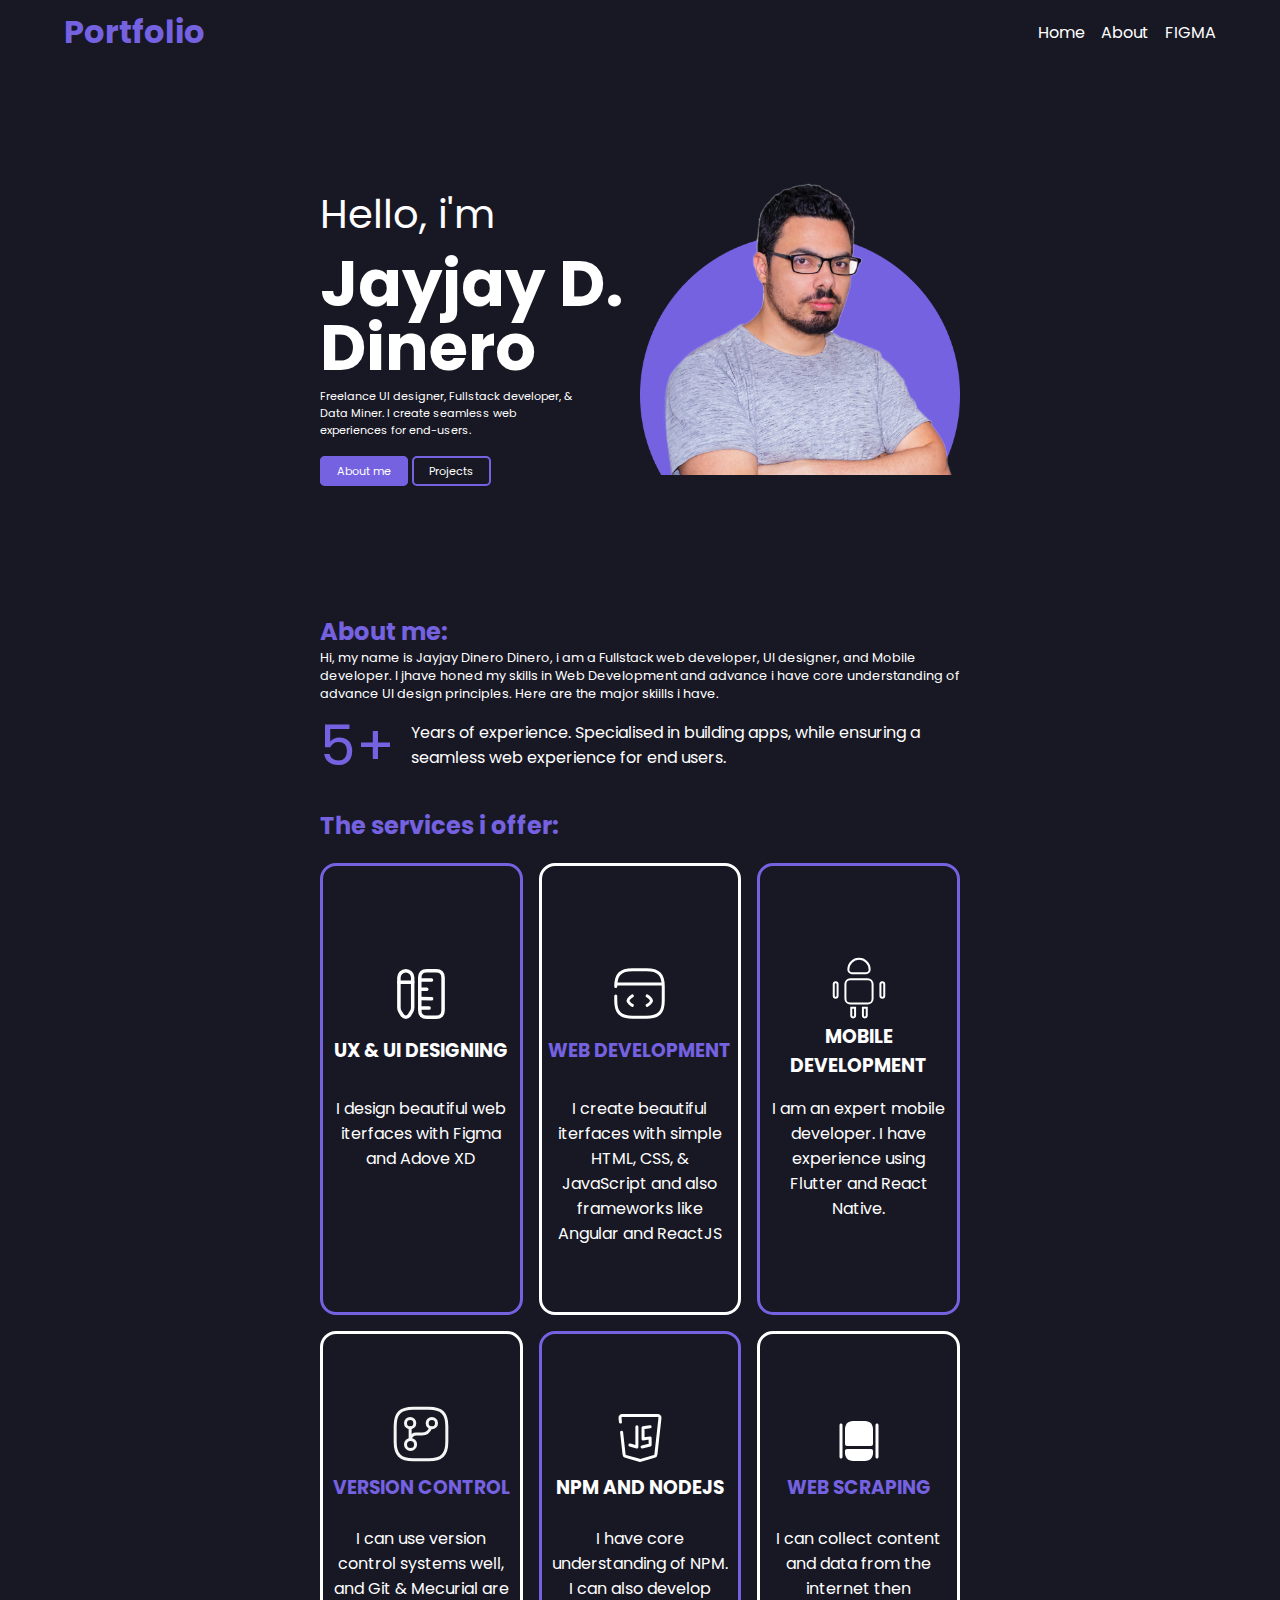
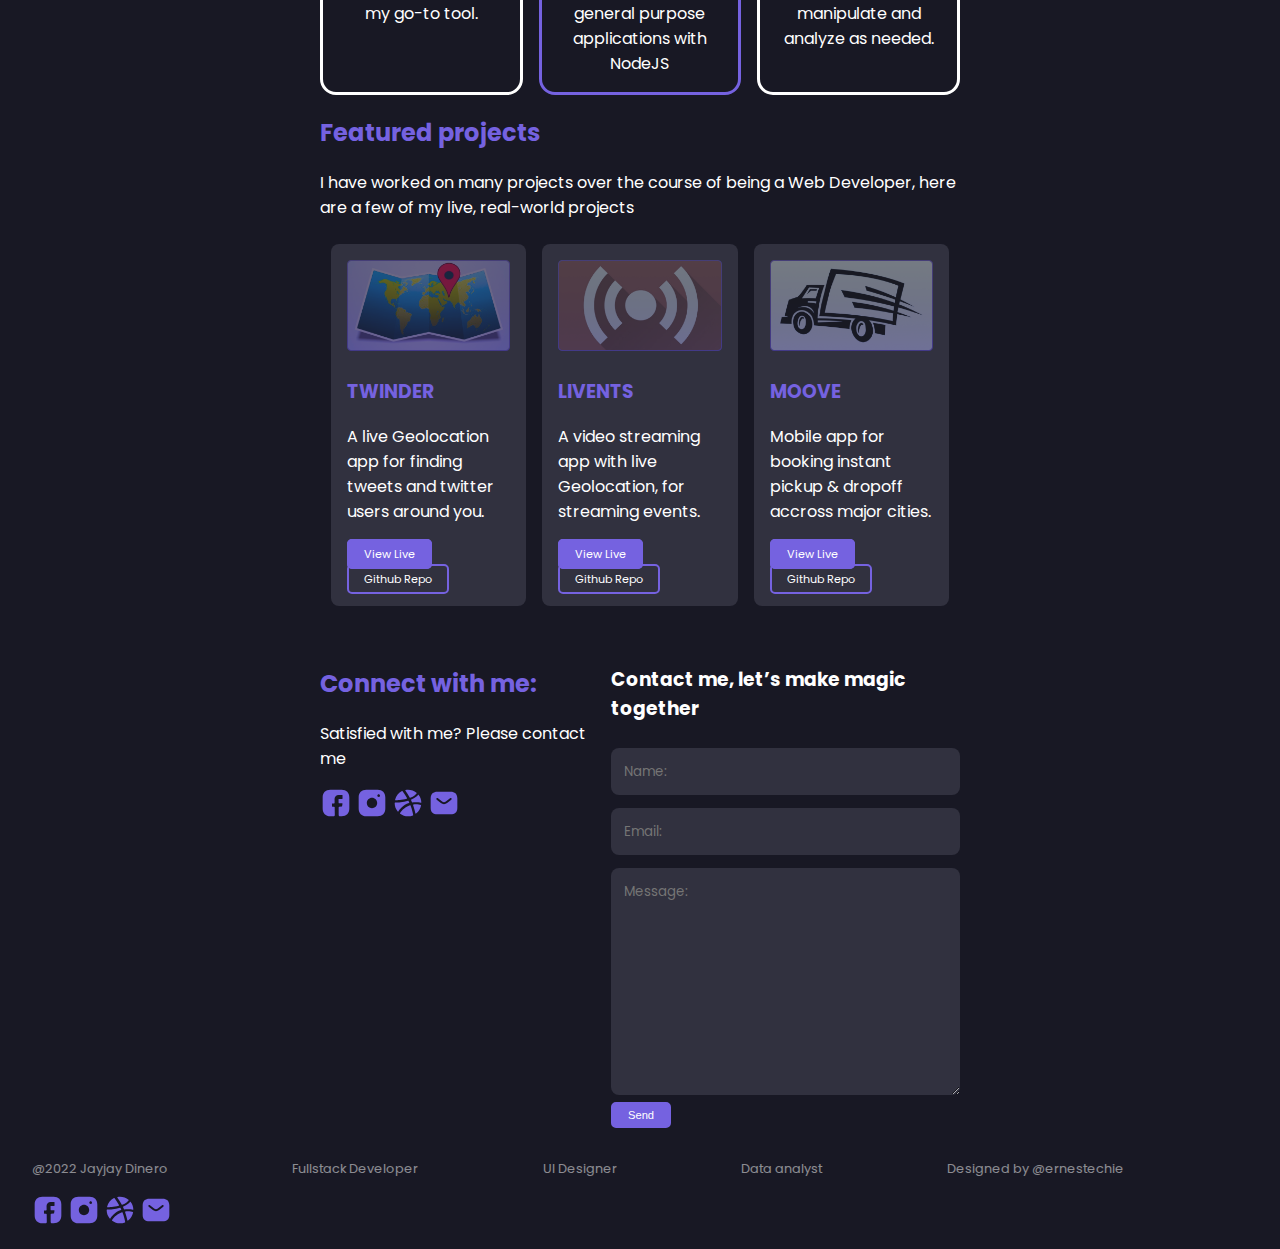
<file: index.html>
<!DOCTYPE html>
<html lang="en">
<head>
  <meta charset="UTF-8">
  <meta http-equiv="X-UA-Compatible" content="IE=edge">
  <meta name="viewport" content="width=device-width, initial-scale=1.0">
  <title>Document</title>
  <link rel="stylesheet" href="style/style.css">
</head>
<body>
  <header>
    <input type="checkbox" id="toggler">
    <label for="toggler">
      <div></div>
      <div></div>
      <div></div>
    </label>
    <h1>Portfolio</h1>
    <nav>
      <ul>
        <li><a href="#home">Home</a></li>
        <li><a href="#about">About</a></li>
        <li><a target="_blank" href="https://www.figma.com/file/ihOv2PnKEAD1hQshxA8jJF/Portfolio-Website-Design-(Community)?node-id=2%3A4">FIGMA</a></li>
      </ul>
    </nav>
  </header>

  <section id="home">
    <header>
      <div class="wrapper">
        <p>Hello, i'm</p>
        <h2>Jayjay&nbsp;D. Dinero</h2>
        <p class="desc">Freelance UI designer, Fullstack developer, & Data Miner. 
          I create seamless web experiences for end-users.</p>
      </div>
      <div class="buttonField">
        <a href="#about" class="button fill">About me</a>
        <a href="#projects" class="button">Projects</a>
      </div>
    </header>
    <div class="imgWrapper">
      <img src="img/jayjay.png" alt="Jayjay Profile Photo">
    </div>    
  </section>

  <section id="about">
    <h2>About me:</h2>
    <p>Hi, my name is Jayjay Dinero Dinero, i am a Fullstack web developer, UI designer, and Mobile developer. I jhave honed my skills in Web Development and advance i have core understanding of advance UI design principles. 
      Here are the major skiills i have. </p>
      <div>
        <span>5+</span>
        <p>Years of experience. Specialised in building apps, while ensuring a seamless
          web experience for end users.</p>
      </div>

  </section>

  <main id="services">
    <h2>The services i offer:</h2>
    <section>
      <article>
        <img src="img/vuesax/ruler&pen.svg" alt="Ruler and Pen">
        <h3>UX & UI DESIGNING</h3>
        <p>I design beautiful web iterfaces with Figma and Adove XD</p>
      </article>
      <article>
        <img src="img/vuesax/code.svg" alt="CODE">
        <h3>WEB DEVELOPMENT</h3>
        <p>I create beautiful iterfaces with simple HTML, CSS, & JavaScript and also frameworks like Angular and ReactJS</p>
      </article>
      <article>
        <img src="img/vuesax/android.svg" alt="Android">
        <h3>MOBILE DEVELOPMENT</h3>
        <p>I am an expert mobile developer. I have experience using Flutter and React Native.</p>
      </article>
      <article>
        <img src="img/vuesax/git-repo.svg" alt="GIT Repo">
        <h3>VERSION CONTROL</h3>
        <p>I can use version control systems well, and Git & Mecurial are my go-to tool.</p>
      </article>
      <article>
        <img src="img/vuesax/javascript.svg" alt="JavaScript">
        <h3>NPM AND NODEJS</h3>
        <p>I have core understanding of NPM. I can also develop general purpose applications with NodeJS</p>
      </article>
      <article>
        <img src="img/vuesax/slider.svg" alt="Scraper">
        <h3>WEB SCRAPING</h3>
        <p>I can collect content and data from the internet then manipulate and analyze as needed.</p>
      </article>
    </section>


  </main>

  <section id="projects">
    <h2>Featured projects</h2>
    <p>I have worked on many projects over the course of being a Web Developer, here are a few of my live, real-world projects</p>

    <div class="container">
      
      <article>
        <img src="img/projects/thumbnail-1.png" alt="Twinder Image">
        <h3>TWINDER</h3>
        <p>A live Geolocation app for finding tweets and twitter users around you.</p>
        <div class="buttonWrapper">
          <a href="#" class="button fill">View Live</a>
          <a href="#" class="button">Github&nbsp;Repo</a>
        </div>
      </article>

      <article>
        <img src="img/projects/thumbnail-2.png" alt="Livents Image">
        <h3>LIVENTS</h3>
        <p>A video streaming app with live Geolocation, for streaming events.</p>
        <div class="buttonWrapper">
          <a href="#" class="button fill">View Live</a>
          <a href="#" class="button">Github&nbsp;Repo</a>
        </div>
      </article>
      
      <article>
        <img src="img/projects/thumbnail-3.png" alt="Moove Image">
        <h3>MOOVE</h3>
        <p>Mobile app for booking instant pickup & dropoff accross major cities.</p>
        <div class="buttonWrapper">
          <a href="#" class="button fill">View Live</a>
          <a href="#" class="button">Github&nbsp;Repo</a>
        </div>
      </article>


    </div>
  
  </section>


  <section id="contact">
    <header>
      <h2>Connect with me:</h2>
      <p> Satisfied with me? Please contact me </p>
      <div class="social">
        <a href="#" target="_blank"><img src="img/vuesax/facebook.svg" alt="Facebook"></a>
        <a href="#" target="_blank"><img src="img/vuesax/instagram.svg" alt="Facebook"></a>
        <a href="#" target="_blank"><img src="img/vuesax/dribbble.svg" alt="Facebook"></a>
        <a href="#" target="_blank"><img src="img/vuesax/sms.svg" alt="SMS"></a>
      </div>
    </header>
    <form action="">
      <h3>Contact me, let’s make magic together</h3>
      <input type="text" placeholder="Name:">
      <input type="email" placeholder="Email:">
      <textarea placeholder="Message:" cols="30" rows="10"></textarea>
      <button type="submit" class="button fill">Send</button>
    </form>
  </section>


  <footer>
    <div class="links">
      <a href="#">@2022 Jayjay Dinero</a>
      <a href="#">Fullstack Developer</a>
      <a href="#">UI Designer</a>
      <a href="#">Data analyst</a>
      <a href="#">Designed by @ernestechie</a>
    </div>
    <div class="social">
      <a href="#" target="_blank"><img src="img/vuesax/facebook.svg" alt="Facebook"></a>
      <a href="#" target="_blank"><img src="img/vuesax/instagram.svg" alt="Facebook"></a>
      <a href="#" target="_blank"><img src="img/vuesax/dribbble.svg" alt="Facebook"></a>
      <a href="#" target="_blank"><img src="img/vuesax/sms.svg" alt="SMS"></a>
    </div>
  </footer>
</body>
</html>
</file>
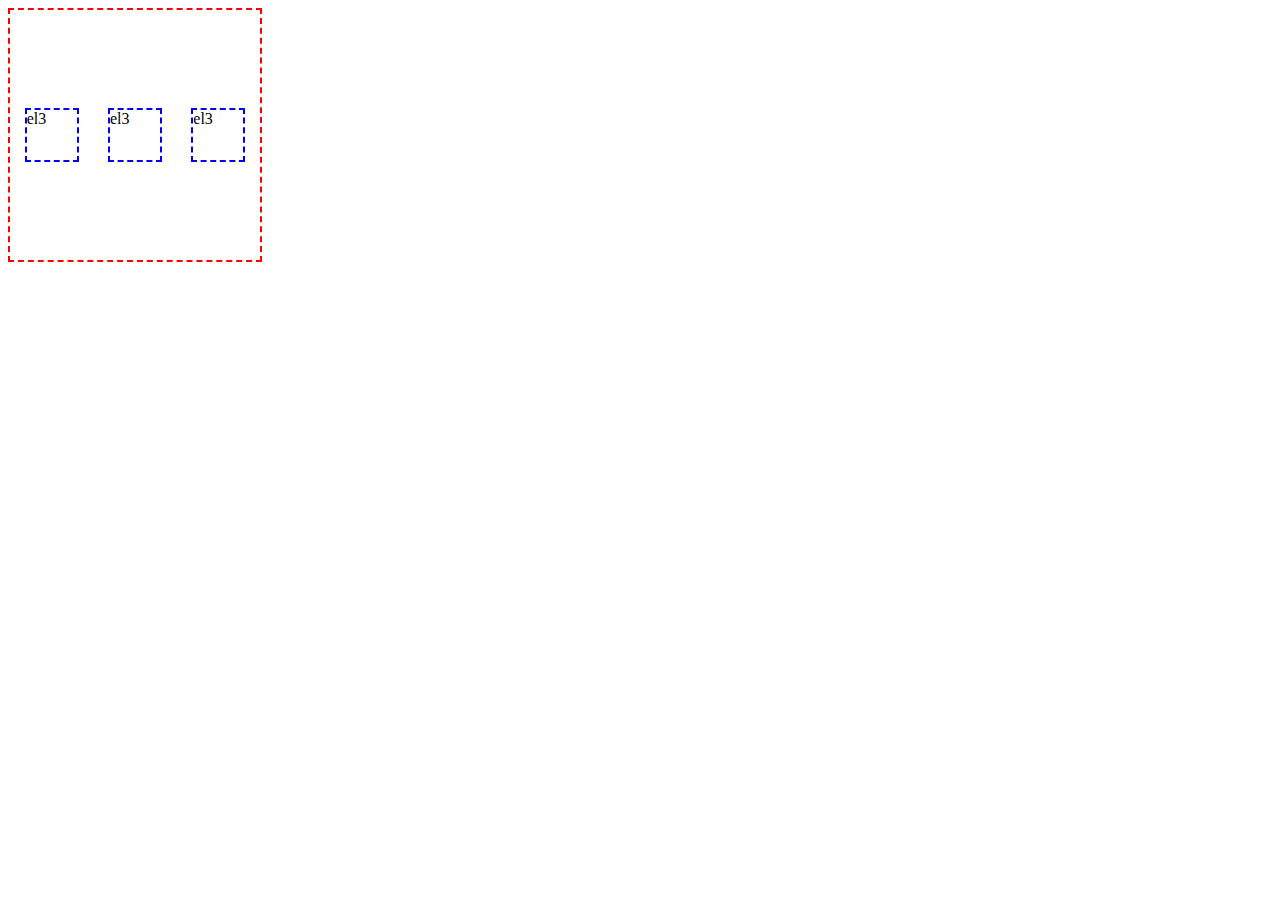
<file: flex.html>
<!DOCTYPE html>
<html lang="es">
<head>
  <meta charset="UTF-8">
  <meta http-equiv="X-UA-Compatible" content="IE=edge">
  <meta name="viewport" content="width=device-width, initial-scale=1.0">
  <title>Document</title>
</head>
<body>

  <style>
    .flex{
      border:2px dashed red;
      width:250px;
      height:250px;
    }
    .flex div{
      border:2px dashed blue;
      width:50px;
      height:50px;

    }





  .flex{
    display:flex;
    align-items: center;
    justify-content: space-around;
    
    
  }
  </style>
  <div class="flex">
    <div class="item3">el3</div>
    <div class="item3">el3</div>
    <div class="item3">el3</div>
  </div>











</body>
</html>
</file>
<file: style/style.css>
@import url("https://fonts.googleapis.com/css2?family=Poppins:wght@500;600&display=swap");
h1, h2, h3, h4 {
  color: #7562E0;
}

.button {
  text-decoration: none;
  border: 2px solid #7562E0;
  border-radius: 5px;
  padding: 5px 15px;
  color: #fff;
  font-size: clamp(0.4em, 3vw, 0.7em);
}
.button.fill {
  background-color: #7562E0;
}

body {
  font-family: "Poppins", sans-serif;
  background-color: #181824;
  color: #fff;
  margin: 0;
}
body > header {
  padding: 8px;
  position: sticky;
  z-index: 2;
  top: 0;
  background-color: #181824;
  height: 3rem;
  display: flex;
  align-items: center;
}
body > header input {
  display: none;
}
body > header label {
  z-index: 1;
  width: 3rem;
  height: 3rem;
  position: absolute;
  cursor: pointer;
}
body > header label div {
  transition: 0.5s;
  background-color: #7562E0;
  height: 5px;
  width: 100%;
  position: absolute;
}
body > header label div:nth-child(1) {
  top: calc(25% - 2.5px);
}
body > header label div:nth-child(2) {
  top: calc(50% - 2.5px);
}
body > header label div:nth-child(3) {
  top: calc(75% - 2.5px);
}
body > header nav {
  transition: 0.5s;
  position: fixed;
  background-color: #181824;
  left: 0;
  top: calc(-100% - 3.5rem);
  width: 100%;
  height: fit-content;
  margin-top: 3.5rem;
}
body > header nav ul {
  list-style-type: none;
}
body > header nav ul a {
  text-decoration: none;
  color: #fff;
}
body > header #toggler:checked ~ nav {
  top: 0;
}
body > header #toggler:checked ~ label div:nth-child(1) {
  transform: rotate(45deg);
  top: calc(50% - 2.5px);
}
body > header #toggler:checked ~ label div:nth-child(2) {
  opacity: 0;
}
body > header #toggler:checked ~ label div:nth-child(3) {
  transform: rotate(-45deg);
  top: calc(50% - 2.5px);
}
body > header h1 {
  margin: 0 0 0 3.5rem;
}
@media (min-width: 768px) {
  body > header label {
    display: none;
  }
  body > header nav {
    position: static;
    margin: 0;
    display: flex;
  }
  body > header nav ul {
    width: 100%;
    display: flex;
    justify-content: end;
    margin-right: 3.5rem;
    gap: 1rem;
    padding: 0;
  }
}
body > section, body main {
  margin: 0 3.5rem;
}
@media (min-width: 768px) {
  body > section, body main {
    width: 60%;
    margin: 0 auto;
  }
}
@media (min-width: 1280px) {
  body > section, body main {
    width: 50%;
  }
}
body #home {
  display: flex;
  flex-direction: column-reverse;
  align-items: center;
  padding: 7rem 0;
}
body #home header {
  flex: 1;
  display: flex;
  flex-direction: column;
  align-items: center;
}
body #home header .wrapper {
  max-width: 30em;
}
body #home header .wrapper p {
  margin: 0.5rem auto;
  font-size: clamp(0.7em, 6vw, 2.5em);
}
body #home header .wrapper h2 {
  color: #fff;
  margin: 0;
  font-size: clamp(1em, 10vw, 4em);
  line-height: 1em;
}
body #home header .wrapper .desc {
  font-size: 0.7em;
  padding-right: 5em;
}
body #home header .buttonField {
  padding-top: 10px;
  max-width: 30em;
  width: 100%;
}
body #home .imgWrapper {
  flex: 1;
  display: flex;
  justify-content: center;
}
body #home .imgWrapper img {
  max-width: 100%;
}
@media (min-width: 768px) {
  body #home {
    flex-direction: row;
  }
}
body #about h2 {
  margin-bottom: 0;
}
body #about > p {
  margin: 0;
  font-size: 0.8em;
}
body #about div {
  display: flex;
  align-items: center;
}
body #about div span {
  color: #7562E0;
  font-size: 3.5em;
}
body #about div p {
  padding-left: 1em;
}
body #services section {
  display: grid;
  gap: 1em;
}
body #services section article {
  border-radius: 16px;
  border: 3px solid #7562E0;
  display: grid;
  place-items: center;
  grid-template-rows: 2fr 1fr 4fr;
  padding-top: 2.5em;
}
body #services section article h3, body #services section article p {
  text-align: center;
}
body #services section article h3 {
  margin: 0;
  color: #fff;
}
body #services section article img {
  align-self: end;
}
body #services section article p {
  align-self: start;
  padding: 0 0.5em;
}
body #services section article:nth-child(even) {
  border-color: #fff;
}
body #services section article:nth-child(even) h3 {
  color: #7562E0;
}
@media (min-width: 768px) and (max-width: 1250px) {
  body #services section {
    grid-template-columns: 1fr 1fr;
  }
}
@media (min-width: 1250px) {
  body #services section {
    grid-template-columns: 1fr 1fr 1fr;
  }
}
body #projects .container {
  display: flex;
  flex-wrap: wrap;
  justify-content: center;
}
body #projects .container article {
  margin: 0.5em;
  padding: 1em;
  background-color: #31313F;
  border-radius: 8px;
  max-width: 311px;
}
body #projects .container article img {
  max-width: 100%;
}
@media (min-width: 768px) and (max-width: 1250px) {
  body #projects article {
    width: calc(50% - 3em);
  }
}
@media (min-width: 1250px) {
  body #projects article {
    width: calc(33% - 3em);
  }
}
body #contact {
  margin-top: 2em;
}
body #contact h3 {
  color: #fff;
}
body #contact form {
  display: flex;
  flex-direction: column;
  align-items: flex-start;
}
body #contact form input, body #contact form textarea {
  box-sizing: border-box;
  width: 100%;
  border-radius: 8px;
  padding: 1em;
  margin: 0.5em 0;
  background-color: #31313F;
  border: none;
  outline: 0;
  color: #fff;
  font-family: "Poppins", sans-serif;
}
@media (min-width: 768px) {
  body #contact {
    display: flex;
  }
  body #contact header {
    padding-right: 1.5em;
  }
}
body footer {
  padding: 2rem;
  padding-bottom: 1rem;
}
body footer .links {
  font-size: 0.8em;
  display: grid;
  grid-template-areas: "e4" "e2" "e3" "e5" "e1";
  padding-bottom: 1rem;
}
@media (min-width: 960px) {
  body footer .links {
    grid-template-areas: "e1 e2 e3 e4 e5" !important;
  }
}
body footer .links a {
  color: #fff;
  text-decoration: none;
  opacity: 0.5;
}
body footer .links a:nth-child(1) {
  grid-area: e1;
}
body footer .links a:nth-child(2) {
  grid-area: e2;
}
body footer .links a:nth-child(3) {
  grid-area: e3;
}
body footer .links a:nth-child(4) {
  grid-area: e4;
}
body footer .links a:nth-child(5) {
  grid-area: e5;
}
</file>
